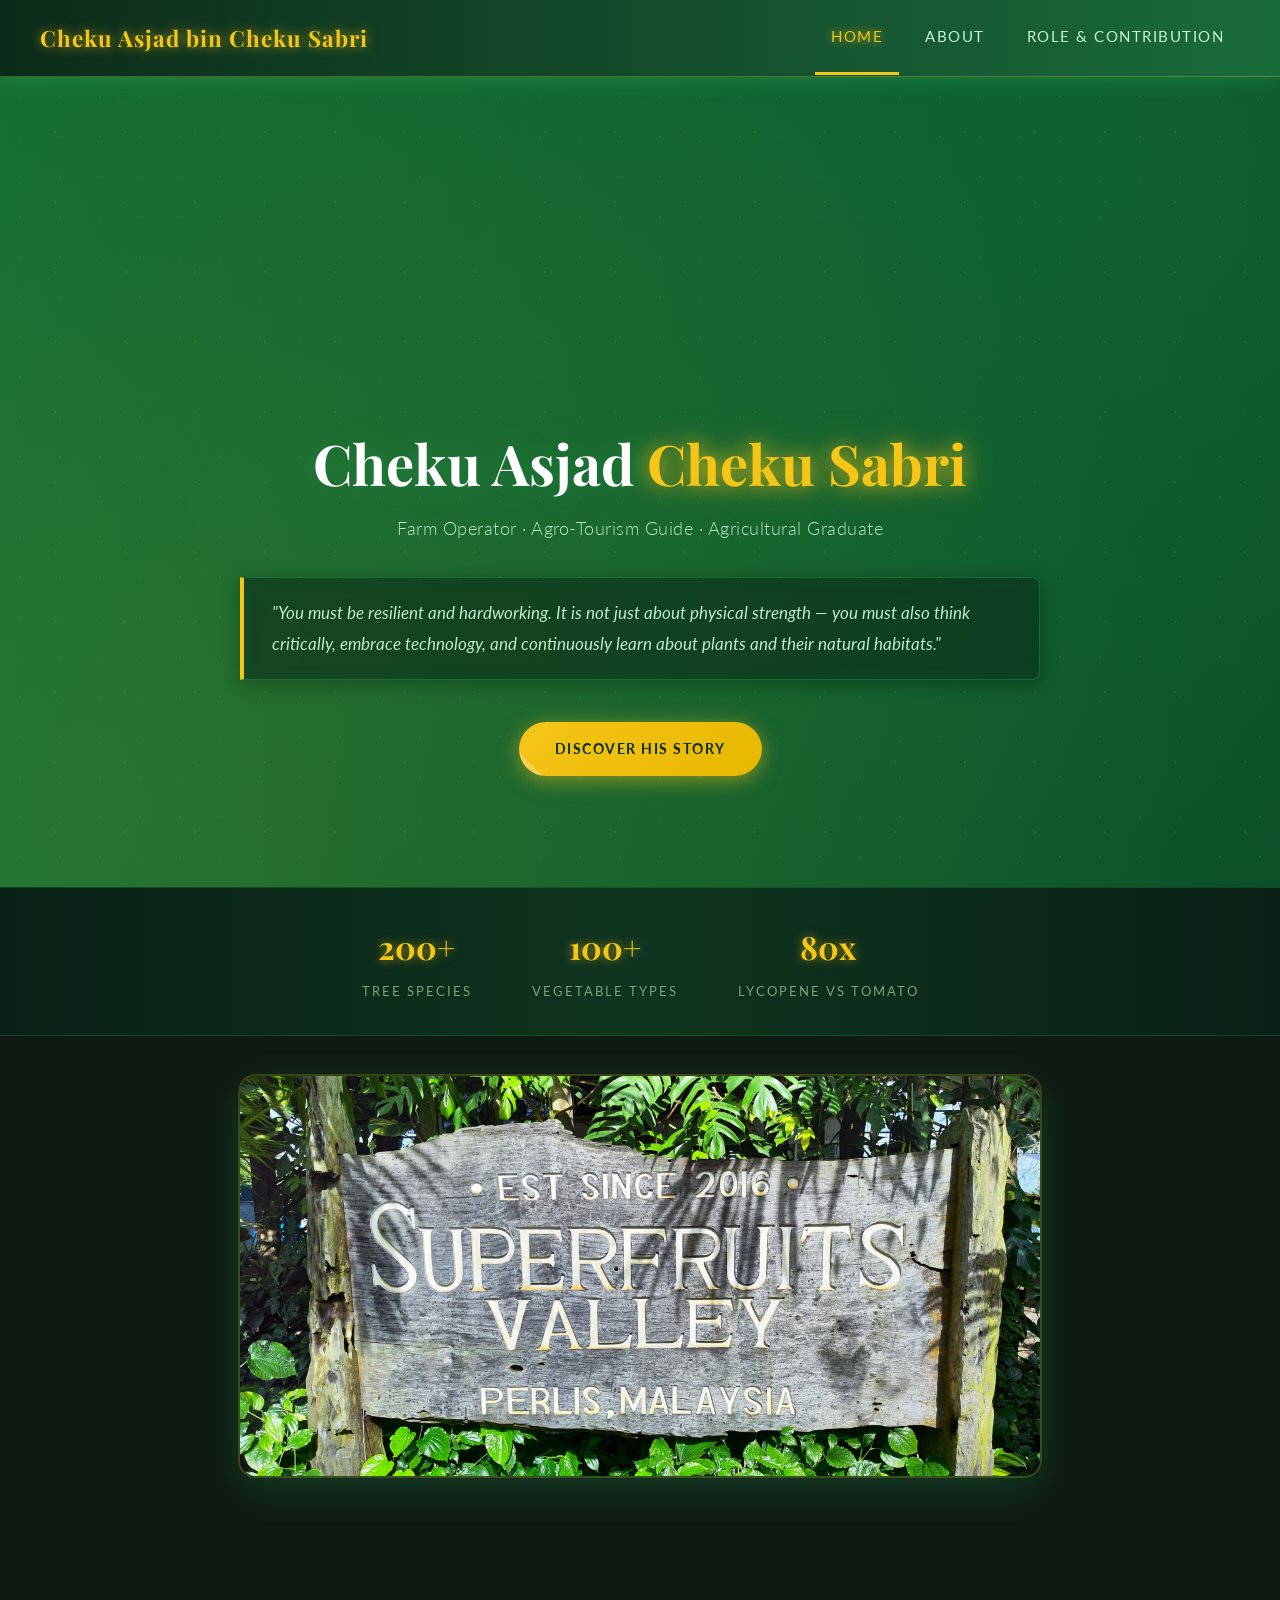
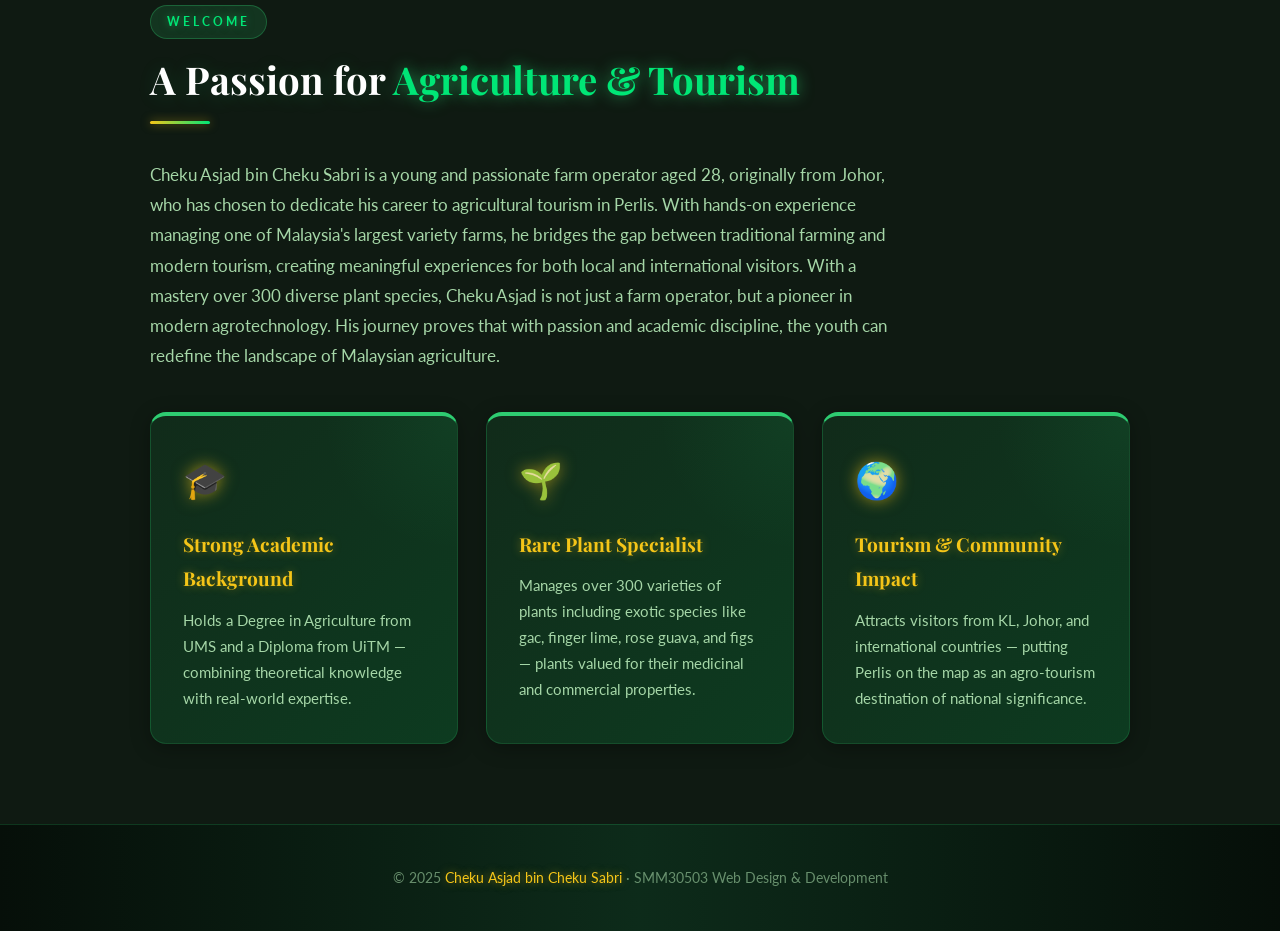
<file: my web/index.html>
<!DOCTYPE html>
<html lang="en">
<head>
  <meta charset="UTF-8" />
  <meta name="viewport" content="width=device-width, initial-scale=1.0"/>
  <title>Cheku Asjad bin Cheku Sabri | Home</title>
  <link rel="stylesheet" href="style.css" />
</head>
<body>

  <nav>
    <div class="nav-logo">Cheku Asjad bin Cheku Sabri</div>
    <ul class="nav-links">
      <li><a href="index.html" class="active">Home</a></li>
      <li><a href="about.html">About</a></li>
      <li><a href="role.html">Role & Contribution</a></li>
    </ul>
  </nav>

  <section class="hero">
    <div class="hero-content">
      <div class="hero-img-placeholder">🌿</div>
      <div class="hero-badge">Superfruit Valley· Perlis</div>
      <h1>Cheku Asjad <span>Cheku Sabri</span></h1>
      <p class="hero-subtitle">Farm Operator · Agro-Tourism Guide · Agricultural Graduate</p>
      <div class="hero-quote">
        <p>"You must be resilient and hardworking. It is not just about physical strength — you must also think critically, embrace technology, and continuously learn about plants and their natural habitats."</p>
      </div>
      <a href="about.html" class="btn">Discover His Story</a>
    </div>
  </section>

  <div class="stats-bar">
    <div class="stat-item">
      <span class="stat-number">200+</span>
      <span class="stat-label">Tree Species</span>
    </div>
    <div class="stat-item">
      <span class="stat-number">100+</span>
      <span class="stat-label">Vegetable Types</span>
    </div>
    <div class="stat-item">
      <span class="stat-number">80x</span>
      <span class="stat-label">Lycopene vs Tomato</span>
    </div>
  </div>

  <div class="stats-img">
    <img src="images/superfruitvalley.jpg" alt="Farm Overview" class="stats-farm-img">
  </div>

  <div class="section">
    <span class="section-tag">Welcome</span>
    <h2 class="section-title">A Passion for <span>Agriculture & Tourism</span></h2>
    <div class="divider"></div>
    <p class="body-text body-text--large body-text--mb">
      Cheku Asjad bin Cheku Sabri is a young and passionate farm operator aged 28, originally from Johor, who has chosen to dedicate his career to agricultural tourism in Perlis. With hands-on experience managing one of Malaysia's largest variety farms, he bridges the gap between traditional farming and modern tourism, creating meaningful experiences for both local and international visitors. With a mastery over 300 diverse plant species, Cheku Asjad is not just a farm operator, but a pioneer in modern agrotechnology. His journey proves that with passion and academic discipline, the youth can redefine the landscape of Malaysian agriculture.
    </p>

    <div class="card-grid">
      <div class="card">
        <div class="card-icon">🎓</div>
        <h3>Strong Academic Background</h3>
        <p>Holds a Degree in Agriculture from UMS and a Diploma from UiTM — combining theoretical knowledge with real-world expertise.</p>
      </div>
      <div class="card">
        <div class="card-icon">🌱</div>
        <h3>Rare Plant Specialist</h3>
        <p>Manages over 300 varieties of plants including exotic species like gac, finger lime, rose guava, and figs — plants valued for their medicinal and commercial properties.</p>
      </div>
      <div class="card">
        <div class="card-icon">🌍</div>
        <h3>Tourism & Community Impact</h3>
        <p>Attracts visitors from KL, Johor, and international countries — putting Perlis on the map as an agro-tourism destination of national significance.</p>
      </div>
    </div>
  </div>

  <footer>
    <p>&copy; 2025 <span>Cheku Asjad bin Cheku Sabri</span> · SMM30503 Web Design & Development</p>
  </footer>

</body>
</html>
</file>
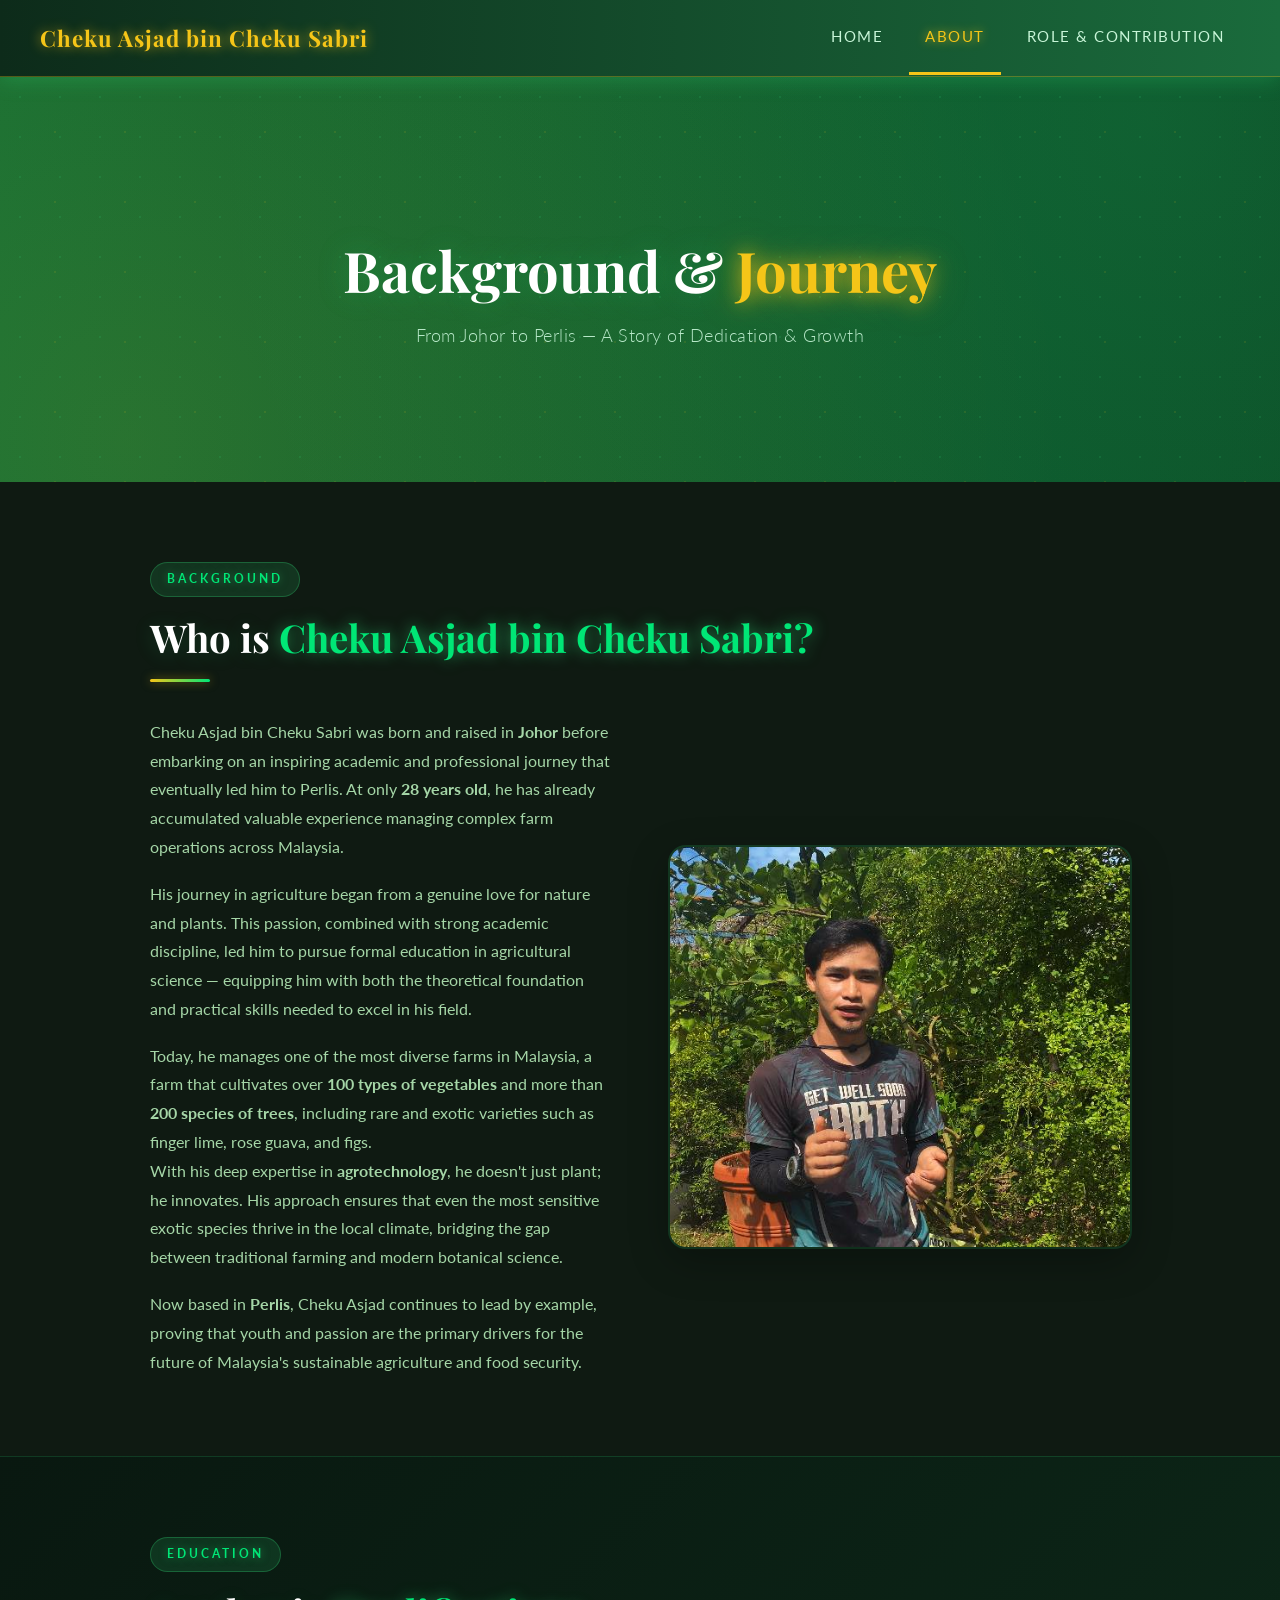
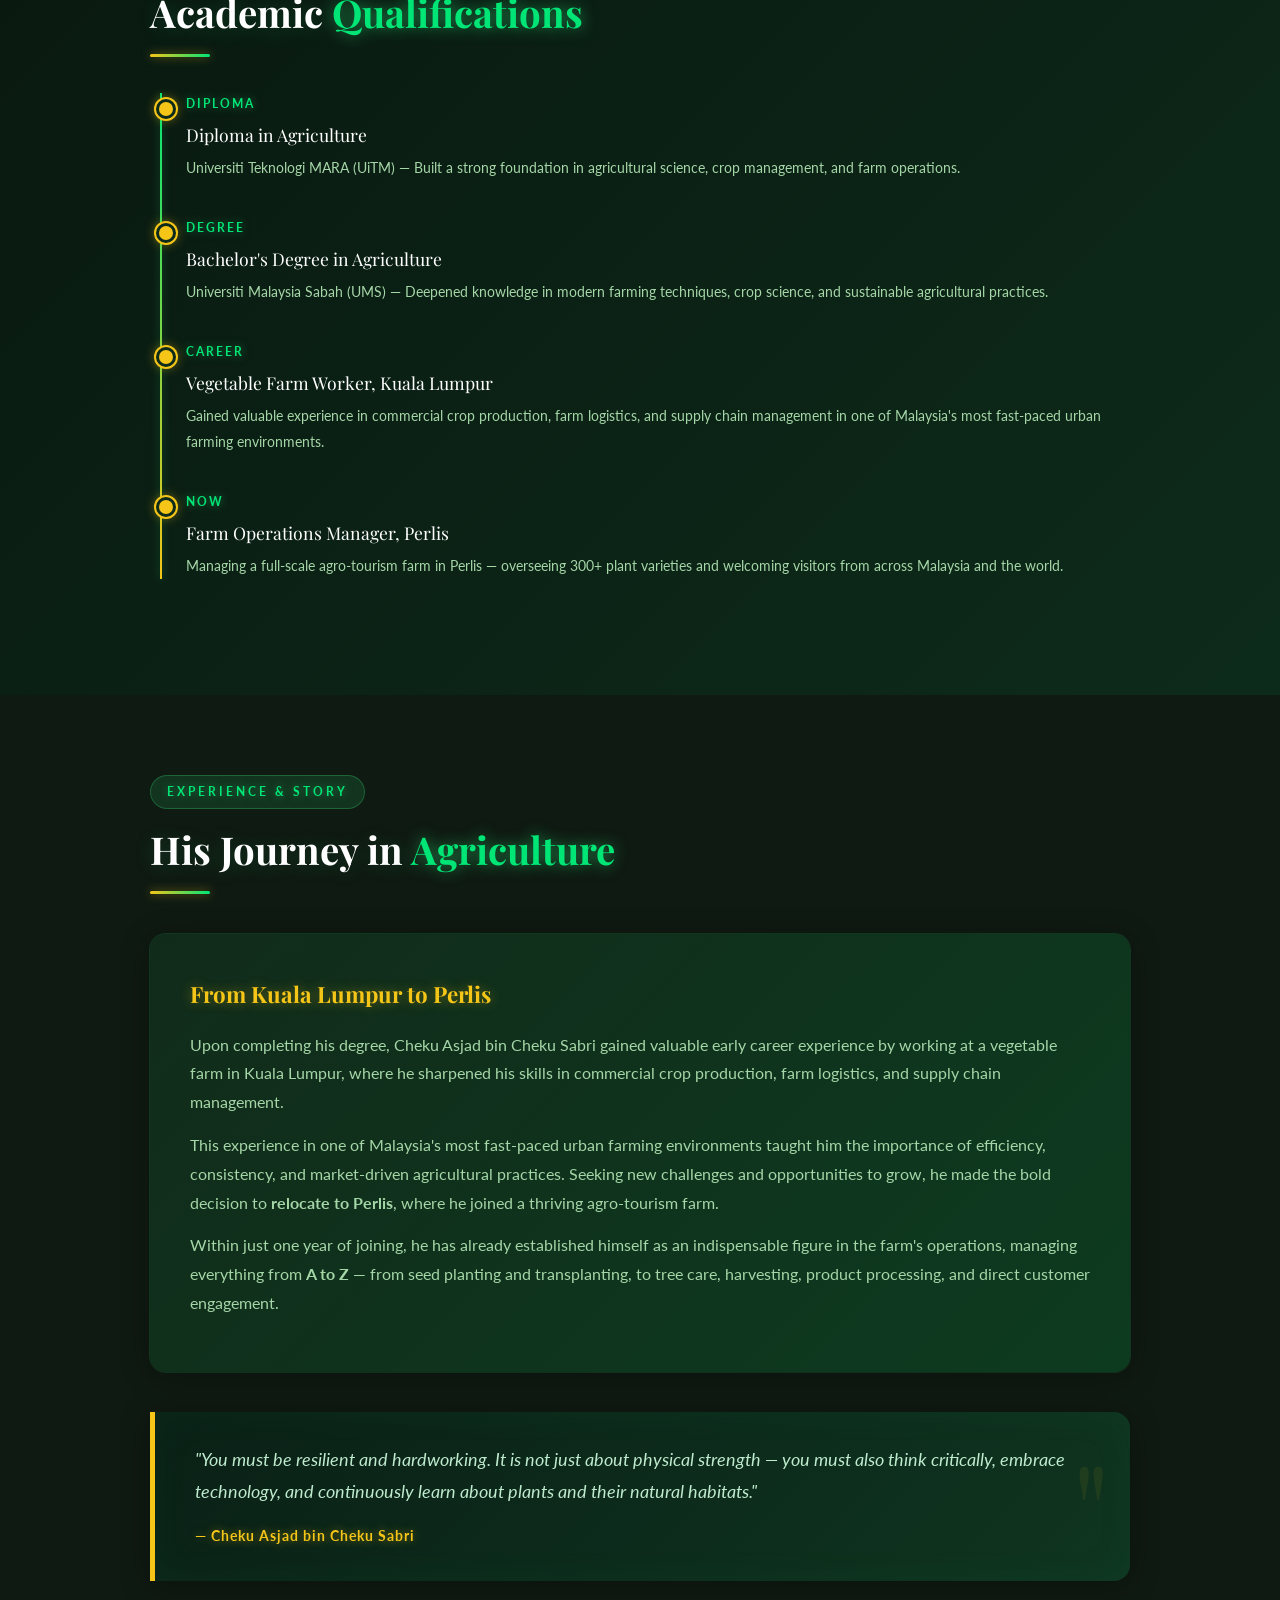
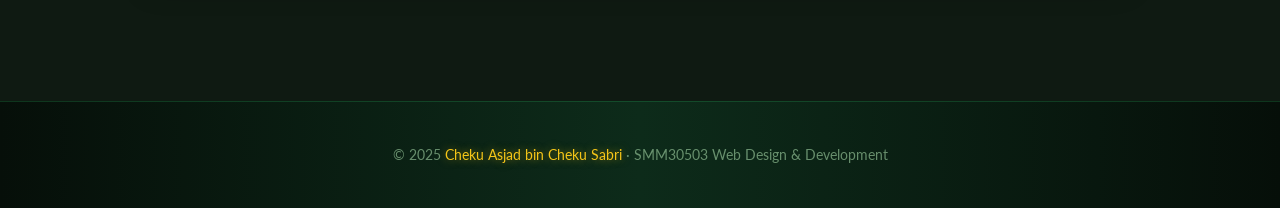
<file: my web/about.html>
<!DOCTYPE html>
<html lang="en">
<head>
  <meta charset="UTF-8" />
  <meta name="viewport" content="width=device-width, initial-scale=1.0"/>
  <title>Cheku Asjad bin Cheku Sabri | About</title>
  <link rel="stylesheet" href="style.css" />
</head>
<body>

  <nav>
    <div class="nav-logo">Cheku Asjad bin Cheku Sabri</div>
    <ul class="nav-links">
      <li><a href="index.html">Home</a></li>
      <li><a href="about.html" class="active">About</a></li>
      <li><a href="role.html">Role & Contribution</a></li>
    </ul>
  </nav>

  <section class="hero hero-short">
    <div class="hero-content">
      <div class="hero-badge">About Him</div>
      <h1>Background & <span>Journey</span></h1>
      <p class="hero-subtitle">From Johor to Perlis — A Story of Dedication & Growth</p>
    </div>
  </section>

  <div class="section">
    <span class="section-tag">Background</span>
    <h2 class="section-title">Who is <span>Cheku Asjad bin Cheku Sabri?</span></h2>
    <div class="divider"></div>

    <div class="two-col">
      <div>
        <p class="body-text body-text--mb">
          Cheku Asjad bin Cheku Sabri was born and raised in <strong>Johor</strong> before embarking on an inspiring academic and professional journey that eventually led him to Perlis. At only <strong>28 years old</strong>, he has already accumulated valuable experience managing complex farm operations across Malaysia.
        </p>
        <p class="body-text body-text--mb">
          His journey in agriculture began from a genuine love for nature and plants. This passion, combined with strong academic discipline, led him to pursue formal education in agricultural science — equipping him with both the theoretical foundation and practical skills needed to excel in his field.
        </p>
        <p class="body-text">
          Today, he manages one of the most diverse farms in Malaysia, a farm that cultivates over <strong>100 types of vegetables</strong> and more than <strong>200 species of trees</strong>, including rare and exotic varieties such as finger lime, rose guava, and figs.
        </p>
        <p class="body-text body-text--mb">
          With his deep expertise in <strong>agrotechnology</strong>, he doesn't just plant; he innovates. His approach ensures that even the most sensitive exotic species thrive in the local climate, bridging the gap between traditional farming and modern botanical science.
        </p>
        
        <p class="body-text">
          Now based in <strong>Perlis</strong>, Cheku Asjad continues to lead by example, proving that youth and passion are the primary drivers for the future of Malaysia's sustainable agriculture and food security.
        </p>
      </div>
      <div class="col-image">
        <img src="images/farmer.jpg" alt="Cheku Asjad bin Cheku Sabri">
      </div>
    </div>
  </div>

  <div class="edu-bg">
    <div class="section section--no-py">
      <span class="section-tag">Education</span>
      <h2 class="section-title">Academic <span>Qualifications</span></h2>
      <div class="divider"></div>

      <div class="timeline">
        <div class="timeline-item">
          <div class="timeline-year">Diploma</div>
          <div class="timeline-title">Diploma in Agriculture</div>
          <div class="timeline-sub">Universiti Teknologi MARA (UiTM) — Built a strong foundation in agricultural science, crop management, and farm operations.</div>
        </div>
        <div class="timeline-item">
          <div class="timeline-year">Degree</div>
          <div class="timeline-title">Bachelor's Degree in Agriculture</div>
          <div class="timeline-sub">Universiti Malaysia Sabah (UMS) — Deepened knowledge in modern farming techniques, crop science, and sustainable agricultural practices.</div>
        </div>
        <div class="timeline-item">
          <div class="timeline-year">Career</div>
          <div class="timeline-title">Vegetable Farm Worker, Kuala Lumpur</div>
          <div class="timeline-sub">Gained valuable experience in commercial crop production, farm logistics, and supply chain management in one of Malaysia's most fast-paced urban farming environments.</div>
        </div>
        <div class="timeline-item">
          <div class="timeline-year">Now</div>
          <div class="timeline-title">Farm Operations Manager, Perlis</div>
          <div class="timeline-sub">Managing a full-scale agro-tourism farm in Perlis — overseeing 300+ plant varieties and welcoming visitors from across Malaysia and the world.</div>
        </div>
      </div>
    </div>
  </div>

  <div class="section">
    <span class="section-tag">Experience & Story</span>
    <h2 class="section-title">His Journey in <span>Agriculture</span></h2>
    <div class="divider"></div>

    <div class="highlight-box">
      <h3>From Kuala Lumpur to Perlis</h3>
      <p>Upon completing his degree, Cheku Asjad bin Cheku Sabri gained valuable early career experience by working at a vegetable farm in Kuala Lumpur, where he sharpened his skills in commercial crop production, farm logistics, and supply chain management.</p>
      <p>This experience in one of Malaysia's most fast-paced urban farming environments taught him the importance of efficiency, consistency, and market-driven agricultural practices. Seeking new challenges and opportunities to grow, he made the bold decision to <strong>relocate to Perlis</strong>, where he joined a thriving agro-tourism farm.</p>
      <p>Within just one year of joining, he has already established himself as an indispensable figure in the farm's operations, managing everything from <strong>A to Z</strong> — from seed planting and transplanting, to tree care, harvesting, product processing, and direct customer engagement.</p>
    </div>

    <blockquote>
      <p>"You must be resilient and hardworking. It is not just about physical strength — you must also think critically, embrace technology, and continuously learn about plants and their natural habitats."</p>
      <cite>— Cheku Asjad bin Cheku Sabri</cite>
    </blockquote>
  </div>

  <footer>
    <p>&copy; 2025 <span>Cheku Asjad bin Cheku Sabri</span> · SMM30503 Web Design & Development</p>
  </footer>

</body>
</html>
</file>
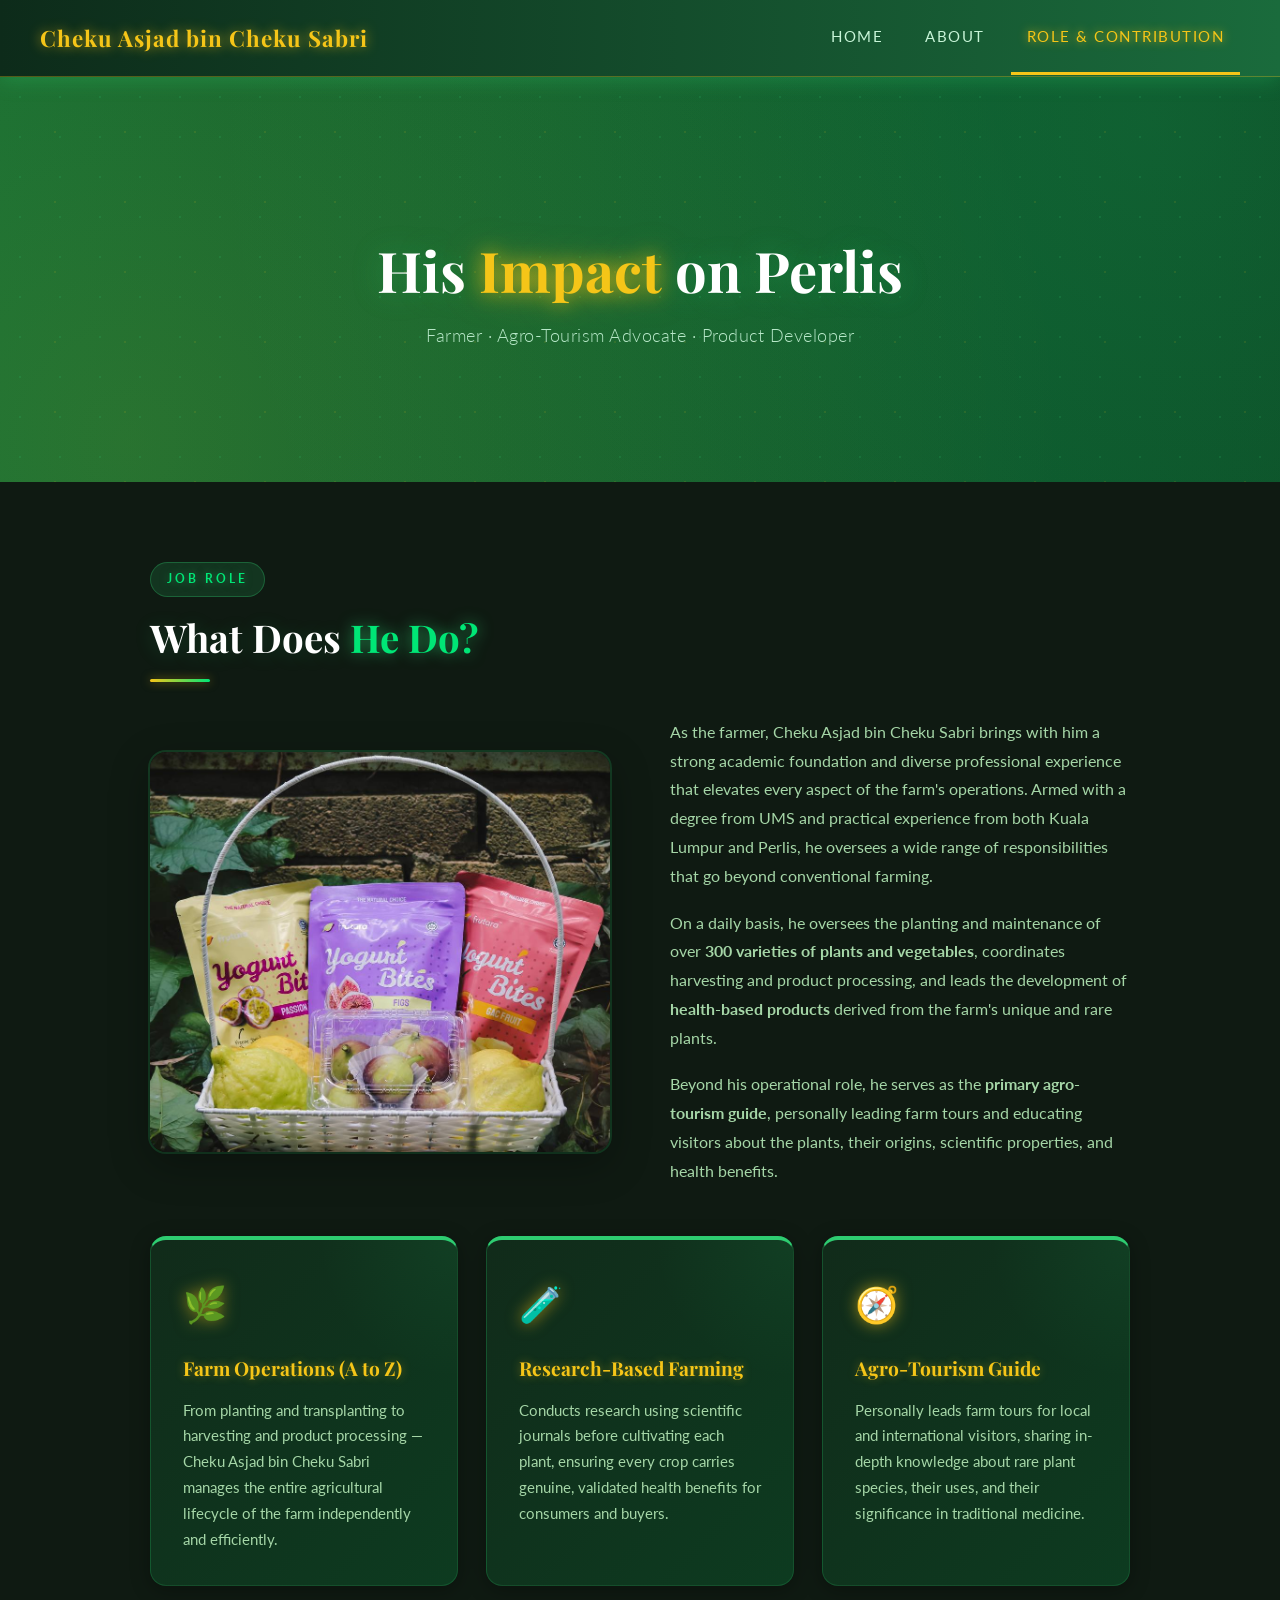
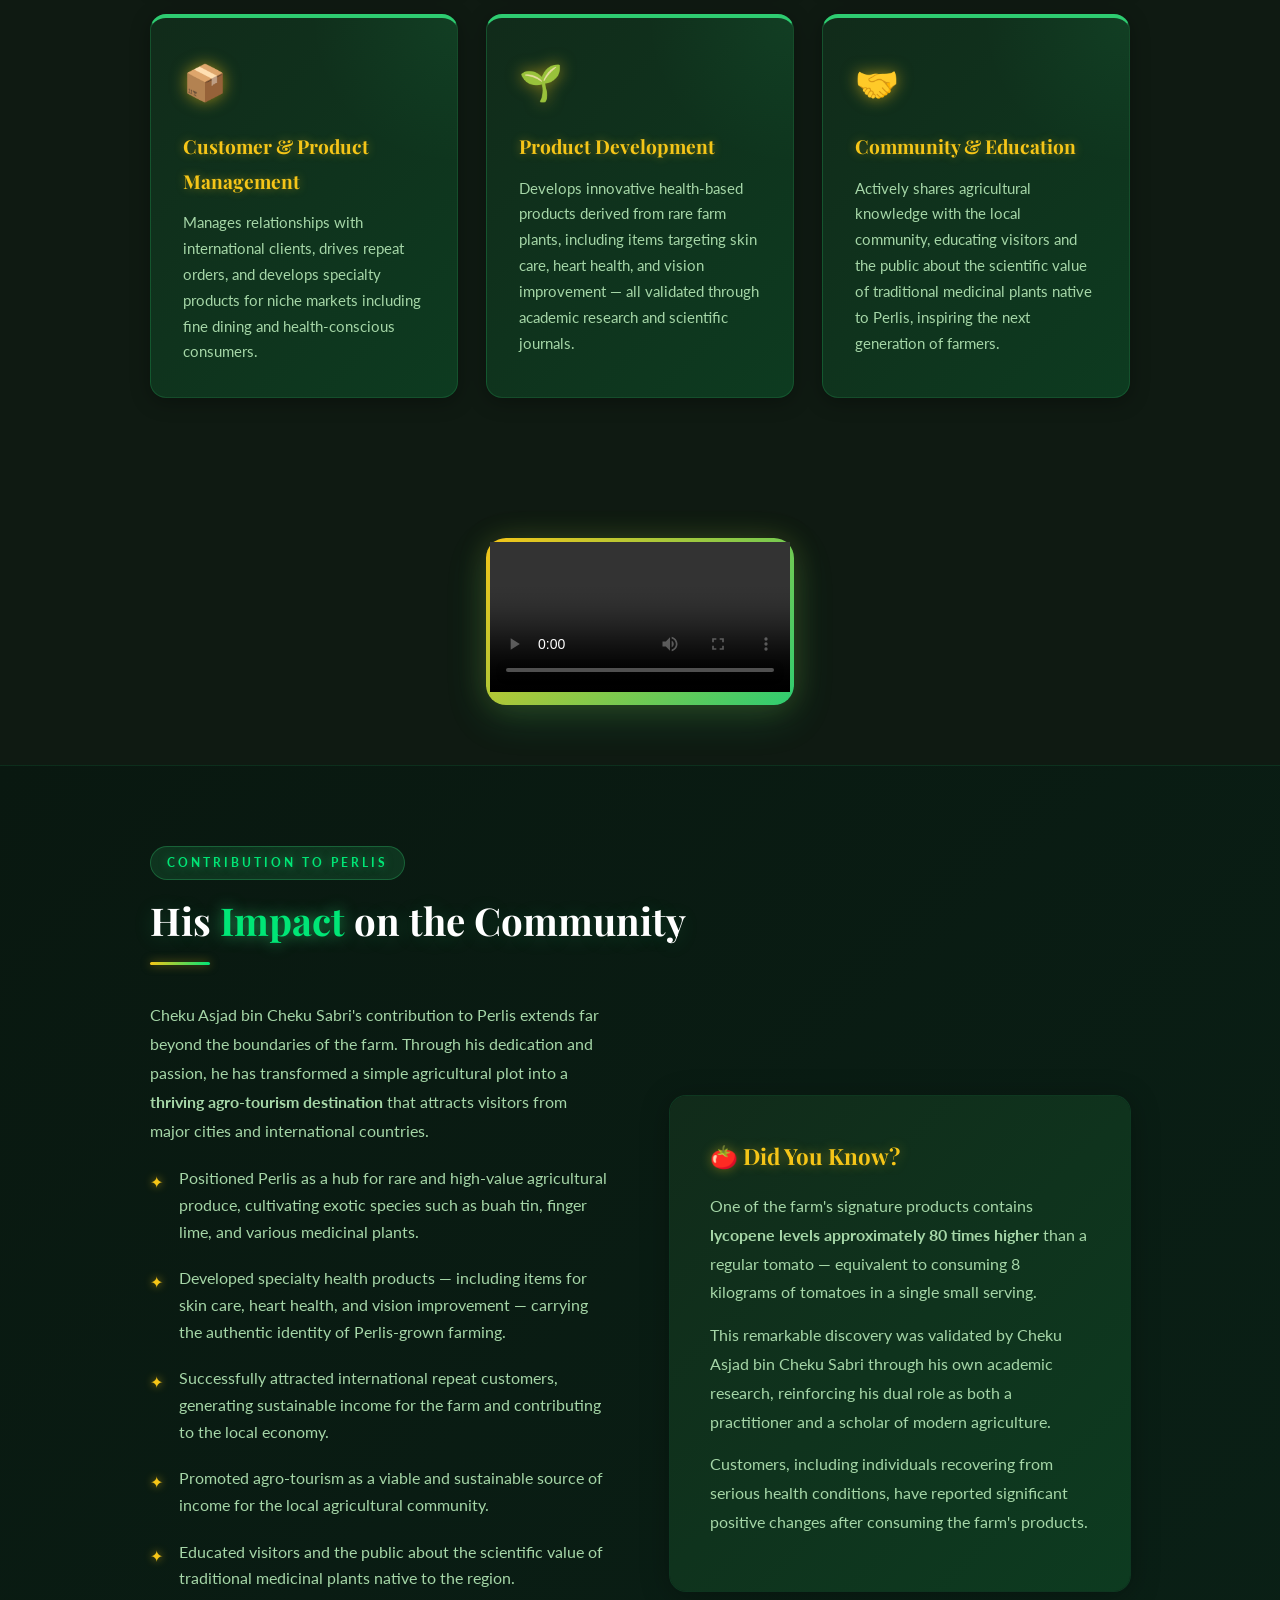
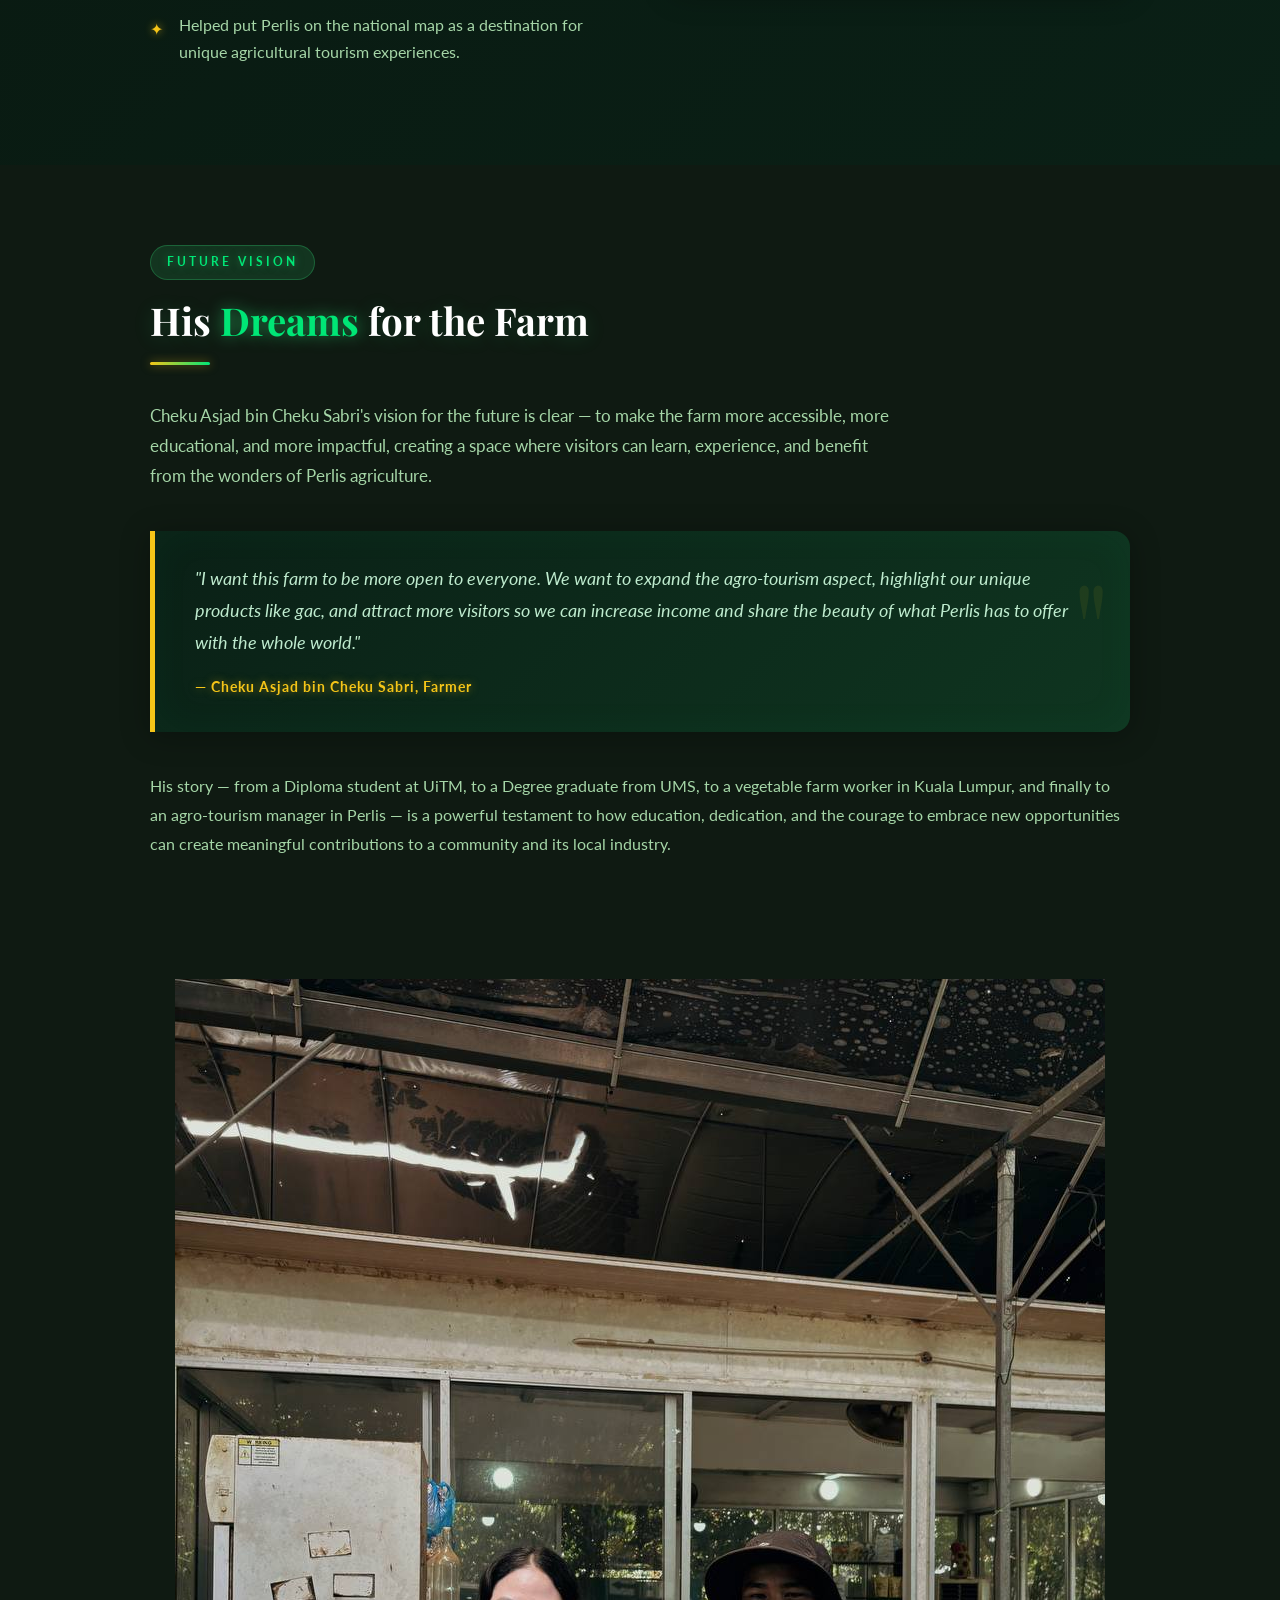
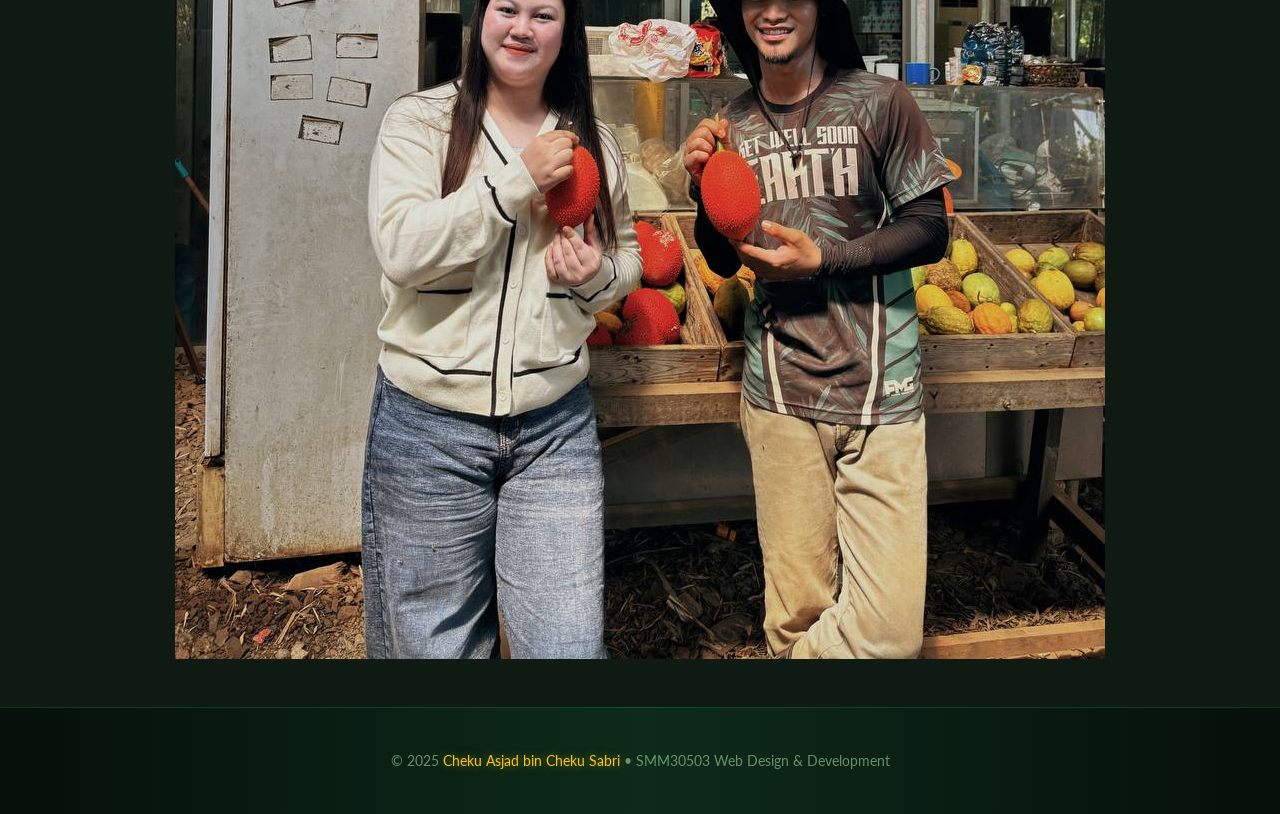
<file: my web/role.html>
<!DOCTYPE html>
<html lang="en">
<head>
  <meta charset="UTF-8" />
  <meta name="viewport" content="width=device-width, initial-scale=1.0"/>
  <title>Cheku Asjad bin Cheku Sabri | Role & Contribution</title>
  <link rel="stylesheet" href="style.css" />
</head>
<body>

  <nav>
    <div class="nav-logo">Cheku Asjad bin Cheku Sabri</div>
    <ul class="nav-links">
      <li><a href="index.html">Home</a></li>
      <li><a href="about.html">About</a></li>
      <li><a href="role.html" class="active">Role & Contribution</a></li>
    </ul>
  </nav>

  <section class="hero hero-short">
    <div class="hero-content">
      <div class="hero-badge">Role & Contribution</div>
      <h1>His <span>Impact</span> on Perlis</h1>
      <p class="hero-subtitle">Farmer · Agro-Tourism Advocate · Product Developer</p>
    </div>
  </section>

  <div class="section">
    <span class="section-tag">Job Role</span>
    <h2 class="section-title">What Does <span>He Do?</span></h2>
    <div class="divider"></div>

    <div class="two-col">

      <!-- IMAGES -->
      <div class="col-image">
        <img src="images/product.jpg" alt="Cheku Asjad at the farm">
      </div>

      <!-- TEXT -->
      <div class="col-text">
        <p class="body-text body-text--mb">
          As the farmer, Cheku Asjad bin Cheku Sabri brings with him a strong academic foundation and diverse professional experience that elevates every aspect of the farm's operations. Armed with a degree from UMS and practical experience from both Kuala Lumpur and Perlis, he oversees a wide range of responsibilities that go beyond conventional farming.
        </p>

        <p class="body-text body-text--mb">
          On a daily basis, he oversees the planting and maintenance of over <strong>300 varieties of plants and vegetables</strong>, coordinates harvesting and product processing, and leads the development of <strong>health-based products</strong> derived from the farm's unique and rare plants.
        </p>

        <p class="body-text">
          Beyond his operational role, he serves as the <strong>primary agro-tourism guide</strong>, personally leading farm tours and educating visitors about the plants, their origins, scientific properties, and health benefits.
        </p>
      </div>

    </div>

    <div class="card-grid card-grid--top">
      <div class="card">
        <div class="card-icon">🌿</div>
        <h3>Farm Operations (A to Z)</h3>
        <p>From planting and transplanting to harvesting and product processing — Cheku Asjad bin Cheku Sabri manages the entire agricultural lifecycle of the farm independently and efficiently.</p>
      </div>
      <div class="card">
        <div class="card-icon">🧪</div>
        <h3>Research-Based Farming</h3>
        <p>Conducts research using scientific journals before cultivating each plant, ensuring every crop carries genuine, validated health benefits for consumers and buyers.</p>
      </div>
      <div class="card">
        <div class="card-icon">🧭</div>
        <h3>Agro-Tourism Guide</h3>
        <p>Personally leads farm tours for local and international visitors, sharing in-depth knowledge about rare plant species, their uses, and their significance in traditional medicine.</p>
      </div>
      <div class="card">
        <div class="card-icon">📦</div>
        <h3>Customer & Product Management</h3>
        <p>Manages relationships with international clients, drives repeat orders, and develops specialty products for niche markets including fine dining and health-conscious consumers.</p>
      </div>
      <div class="card">
        <div class="card-icon">🌱</div>
        <h3>Product Development</h3>
        <p>Develops innovative health-based products derived from rare farm plants, including items targeting skin care, heart health, and vision improvement — all validated through academic research and scientific journals.</p>
      </div>
      <div class="card">
        <div class="card-icon">🤝</div>
        <h3>Community & Education</h3>
        <p>Actively shares agricultural knowledge with the local community, educating visitors and the public about the scientific value of traditional medicinal plants native to Perlis, inspiring the next generation of farmers.</p>
      </div>
    </div>
      
    </div>
  </div>
  <div class="video-box">
  <video class="role-video" controls>
    <source src="images/video1.mp4" type="video/mp4">
  </video>
</div>
</div>

  <div class="contribution-bg">
    <div class="contribution-inner">
      <span class="section-tag">Contribution to Perlis</span>
      <h2 class="section-title">His <span>Impact</span> on the Community</h2>
      <div class="divider"></div>

      <div class="two-col">
        <div>
          <p class="body-text body-text--mb20">
            Cheku Asjad bin Cheku Sabri's contribution to Perlis extends far beyond the boundaries of the farm. Through his dedication and passion, he has transformed a simple agricultural plot into a <strong>thriving agro-tourism destination</strong> that attracts visitors from major cities and international countries.
          </p>
          <ul class="contrib-list">
            <li>Positioned Perlis as a hub for rare and high-value agricultural produce, cultivating exotic species such as buah tin, finger lime, and various medicinal plants.</li>
            <li>Developed specialty health products — including items for skin care, heart health, and vision improvement — carrying the authentic identity of Perlis-grown farming.</li>
            <li>Successfully attracted international repeat customers, generating sustainable income for the farm and contributing to the local economy.</li>
            <li>Promoted agro-tourism as a viable and sustainable source of income for the local agricultural community.</li>
            <li>Educated visitors and the public about the scientific value of traditional medicinal plants native to the region.</li>
            <li>Helped put Perlis on the national map as a destination for unique agricultural tourism experiences.</li>
          </ul>
        </div>
        <div>
          <div class="highlight-box">
            <h3>🍅 Did You Know?</h3>
            <p>One of the farm's signature products contains <strong>lycopene levels approximately 80 times higher</strong> than a regular tomato — equivalent to consuming 8 kilograms of tomatoes in a single small serving.</p>
            <p>This remarkable discovery was validated by Cheku Asjad bin Cheku Sabri through his own academic research, reinforcing his dual role as both a practitioner and a scholar of modern agriculture.</p>
            <p>Customers, including individuals recovering from serious health conditions, have reported significant positive changes after consuming the farm's products.</p>
          </div>
        </div>
      </div>
    </div>
  </div>

  <div class="section">
    <span class="section-tag">Future Vision</span>
    <h2 class="section-title">His <span>Dreams</span> for the Farm</h2>
    <div class="divider"></div>

    <p class="body-text body-text--large body-text--mb30">
      Cheku Asjad bin Cheku Sabri's vision for the future is clear — to make the farm more accessible, more educational, and more impactful, creating a space where visitors can learn, experience, and benefit from the wonders of Perlis agriculture.
    </p>
  
    <blockquote>
      <p>"I want this farm to be more open to everyone. We want to expand the agro-tourism aspect, highlight our unique products like gac, and attract more visitors so we can increase income and share the beauty of what Perlis has to offer with the whole world."</p>
      <cite>— Cheku Asjad bin Cheku Sabri, Farmer</cite>
    </blockquote>

    <p class="body-text body-text--mt30">
      His story — from a Diploma student at UiTM, to a Degree graduate from UMS, to a vegetable farm worker in Kuala Lumpur, and finally to an agro-tourism manager in Perlis — is a powerful testament to how education, dedication, and the courage to embrace new opportunities can create meaningful contributions to a community and its local industry.
    </p>
  </div>

  <div class="stats-img">
   <img src="images/image 4.jpg" alt="Profile Image">
</div>

<footer>
   <p>&copy; 2025 <span>Cheku Asjad bin Cheku Sabri</span> • SMM30503 Web Design & Development</p>
</footer>
</file>
<file: my web/style.css>
@import url('https://fonts.googleapis.com/css2?family=Playfair+Display:wght@400;600;700&family=Lato:wght@300;400;700&display=swap');

/* ===== CSS VARIABLES ===== */
:root {
  --green-dark: #0d2b1a;
  --green-mid: #1a6b3c;
  --green-light: #2ecc71;
  --gold: #f5c518;
  --gold-bright: #ffe066;
  --cream: #0f1a12;        /* TUKAR: background gelap */
  --white: #ffffff;
  --text-dark: #e8f5e9;
  --text-grey: #a5d6a7;
  --accent: #00e676;
  --accent2: #76ff03;
}

/* ===== RESET & BASE ===== */
* {
  margin: 0;
  padding: 0;
  box-sizing: border-box;
}

body {
  font-family: 'Lato', sans-serif;
  background-color: var(--cream);
  color: var(--text-dark);
  line-height: 1.8;
  overflow-x: hidden;
}

/* ===== NAVIGATION ===== */
nav {
  background: linear-gradient(90deg, #0d2b1a 0%, #1a6b3c 100%);
  padding: 0 40px;
  display: flex;
  align-items: center;
  justify-content: space-between;
  position: sticky;
  top: 0;
  z-index: 100;
  box-shadow: 0 2px 20px rgba(46, 204, 113, 0.3);
  border-bottom: 1px solid rgba(245, 197, 24, 0.3);
}

.nav-logo {
  font-family: 'Playfair Display', serif;
  color: var(--gold);
  font-size: 1.4rem;
  font-weight: 700;
  padding: 18px 0;
  letter-spacing: 1px;
  text-shadow: 0 0 12px rgba(245, 197, 24, 0.7);
  animation: logoGlow 2.5s ease-in-out infinite alternate;
}

.nav-links {
  list-style: none;
  display: flex;
  gap: 10px;
}

.nav-links li a {
  color: #c8f5d8;
  text-decoration: none;
  font-size: 0.95rem;
  font-weight: 400;
  letter-spacing: 1.5px;
  text-transform: uppercase;
  padding: 22px 16px;
  display: block;
  border-bottom: 3px solid transparent;
  transition: all 0.3s ease;
}

.nav-links li a:hover,
.nav-links li a.active {
  color: var(--gold);
  border-bottom: 3px solid var(--gold);
  text-shadow: 0 0 10px rgba(245, 197, 24, 0.8);
}

/* ===== HERO SECTION ===== */
.hero {
  background: linear-gradient(270deg, #0d2b1a, #1a6b3c, #0a4020, #0d6b35);
  background-size: 400% 400%;
  animation: gradientMove 8s ease infinite;
  min-height: 90vh;
  display: flex;
  align-items: center;
  justify-content: center;
  text-align: center;
  padding: 60px 20px;
  position: relative;
  overflow: hidden;
}

/* ===== PARTICLE DOTS ===== */
.hero::after {
  content: '';
  position: absolute;
  inset: 0;
  background-image:
    radial-gradient(circle, rgba(46, 204, 113, 0.15) 1px, transparent 1px),
    radial-gradient(circle, rgba(245, 197, 24, 0.1) 1px, transparent 1px);
  background-size: 40px 40px, 70px 70px;
  background-position: 0 0, 20px 20px;
  animation: particleFloat 6s ease-in-out infinite alternate;
  pointer-events: none;
}

.hero::before {
  content: '';
  position: absolute;
  top: -50%;
  left: -50%;
  width: 200%;
  height: 200%;
  background:
    radial-gradient(circle at 30% 70%, rgba(245, 197, 24, 0.12) 0%, transparent 50%),
    radial-gradient(circle at 70% 30%, rgba(46, 204, 113, 0.15) 0%, transparent 50%);
  pointer-events: none;
  animation: rotateBg 20s linear infinite;
}

/* ===== HERO SHORT ===== */
.hero-short {
  min-height: 45vh;
}

.hero-content {
  max-width: 800px;
  position: relative;
  z-index: 1;
}

.hero-content > * {
  opacity: 0;
  transform: translateY(20px);
  animation: smoothFade 0.8s ease forwards;
}

.hero-content > *:nth-child(1) { animation-delay: 0.2s; }
.hero-content > *:nth-child(2) { animation-delay: 0.4s; }
.hero-content > *:nth-child(3) { animation-delay: 0.6s; }
.hero-content > *:nth-child(4) { animation-delay: 0.8s; }
.hero-content > *:nth-child(5) { animation-delay: 1s; }

.hero-badge {
  display: inline-block;
  background: rgba(245, 197, 24, 0.15);
  border: 1px solid var(--gold);
  color: var(--gold);
  font-size: 0.8rem;
  letter-spacing: 3px;
  text-transform: uppercase;
  padding: 6px 20px;
  border-radius: 50px;
  margin-bottom: 24px;
  text-shadow: 0 0 8px rgba(245, 197, 24, 0.6);
  box-shadow: 0 0 15px rgba(245, 197, 24, 0.2), inset 0 0 10px rgba(245, 197, 24, 0.05);
  animation: badgePulse 3s ease-in-out infinite;
}

.hero h1 {
  font-family: 'Playfair Display', serif;
  font-size: 3.5rem;
  color: var(--white);
  font-weight: 700;
  line-height: 1.2;
  margin-bottom: 16px;
  text-shadow: 0 0 30px rgba(46, 204, 113, 0.3);
}

.hero h1 span {
  color: var(--gold);
  text-shadow: 0 0 20px rgba(245, 197, 24, 0.8), 0 0 40px rgba(245, 197, 24, 0.4);
  animation: goldGlow 2s ease-in-out infinite alternate;
}

.hero-subtitle {
  font-size: 1.15rem;
  color: rgba(200, 245, 216, 0.9);
  margin-bottom: 32px;
  font-weight: 300;
  letter-spacing: 0.5px;
}

.hero-quote {
  background: rgba(13, 43, 26, 0.6);
  backdrop-filter: blur(12px);
  border: 1px solid rgba(46, 204, 113, 0.3);
  border-left: 4px solid var(--gold);
  padding: 20px 28px;
  border-radius: 0 8px 8px 0;
  text-align: left;
  margin: 32px 0;
  box-shadow: 0 4px 20px rgba(0,0,0,0.3), inset 0 0 20px rgba(46, 204, 113, 0.05);
}

.hero-quote p {
  color: rgba(200, 245, 216, 0.95);
  font-style: italic;
  font-size: 1.05rem;
}

.hero-img-placeholder {
  width: 160px;
  height: 160px;
  border-radius: 50%;
  background: rgba(245, 197, 24, 0.1);
  border: 4px solid var(--gold);
  margin: 0 auto 28px;
  display: flex;
  align-items: center;
  justify-content: center;
  font-size: 3rem;
  color: var(--gold);
  box-shadow: 0 0 30px rgba(245, 197, 24, 0.4), 0 0 60px rgba(245, 197, 24, 0.15);
  animation: imgPulse 3s ease-in-out infinite;
}

/* ===== BUTTON ===== */
.btn {
  display: inline-block;
  background: linear-gradient(135deg, var(--gold), #e6b800);
  color: var(--green-dark);
  padding: 14px 36px;
  border-radius: 50px;
  text-decoration: none;
  font-weight: 700;
  font-size: 0.9rem;
  letter-spacing: 1.5px;
  text-transform: uppercase;
  transition: all 0.3s ease;
  margin-top: 10px;
  position: relative;
  overflow: hidden;
  box-shadow: 0 4px 20px rgba(245, 197, 24, 0.5);
}

.btn:hover {
  background: linear-gradient(135deg, var(--gold-bright), var(--gold));
  transform: translateY(-3px);
  box-shadow: 0 8px 30px rgba(245, 197, 24, 0.7), 0 0 20px rgba(245, 197, 24, 0.4);
}

.btn::before {
  content: '';
  position: absolute;
  width: 120%;
  height: 120%;
  background: rgba(255, 255, 255, 0.25);
  top: -100%;
  left: -100%;
  transform: rotate(45deg);
  transition: 0.5s;
}

.btn:hover::before {
  top: 100%;
  left: 100%;
}

/* ===== STATS BAR ===== */
.stats-bar {
  background: linear-gradient(90deg, #0a2016, #0f3520, #0a2016);
  padding: 30px 60px;
  display: flex;
  justify-content: center;
  gap: 60px;
  flex-wrap: wrap;
  border-top: 1px solid rgba(46, 204, 113, 0.2);
  border-bottom: 1px solid rgba(46, 204, 113, 0.2);
}

.stat-item {
  text-align: center;
  color: var(--white);
  transition: 0.3s;
}

.stat-item:hover .stat-number {
  transform: scale(1.2);
  text-shadow: 0 0 25px rgba(245, 197, 24, 1);
}

.stat-number {
  font-family: 'Playfair Display', serif;
  font-size: 2rem;
  color: var(--gold);
  font-weight: 700;
  display: block;
  transition: 0.3s;
  animation: glow 2s infinite alternate;
  text-shadow: 0 0 10px rgba(245, 197, 24, 0.6);
}

.stat-label {
  font-size: 0.8rem;
  letter-spacing: 2px;
  text-transform: uppercase;
  color: rgba(165, 214, 167, 0.7);
}

/* ===== STATS FARM IMAGE ===== */
.stats-img {
  text-align: center;
  padding: 40px 60px;
  background: var(--cream);
}

.stats-farm-img {
  width: 100%;
  max-width: 800px;
  height: 400px;
  object-fit: cover;
  border-radius: 16px;
  box-shadow: 0 12px 40px rgba(46, 204, 113, 0.2), 0 0 0 2px rgba(245, 197, 24, 0.2);
}

/* ===== SECTION STYLES ===== */
.section {
  padding: 80px 60px;
  max-width: 1100px;
  margin: 0 auto;
  opacity: 0;
  transform: translateY(40px);
  animation: fadeScroll 1s ease forwards;
}

.section:nth-child(1) { animation-delay: 0.2s; }
.section:nth-child(2) { animation-delay: 0.4s; }
.section:nth-child(3) { animation-delay: 0.6s; }

.section--no-py {
  padding-top: 0;
  padding-bottom: 0;
}

.section-tag {
  display: inline-block;
  background: rgba(46, 204, 113, 0.15);
  color: var(--accent);
  font-size: 0.78rem;
  letter-spacing: 3px;
  text-transform: uppercase;
  padding: 5px 16px;
  border-radius: 50px;
  margin-bottom: 16px;
  font-weight: 700;
  border: 1px solid rgba(46, 204, 113, 0.3);
  text-shadow: 0 0 8px rgba(46, 204, 113, 0.5);
}

.section-title {
  font-family: 'Playfair Display', serif;
  font-size: 2.4rem;
  color: var(--white);
  margin-bottom: 12px;
  line-height: 1.3;
  text-shadow: 0 2px 20px rgba(46, 204, 113, 0.2);
}

.section-title span {
  color: var(--accent);
  text-shadow: 0 0 15px rgba(46, 204, 113, 0.7);
}

.divider {
  width: 60px;
  height: 3px;
  background: linear-gradient(90deg, var(--gold), var(--accent));
  margin: 16px 0 36px 0;
  border-radius: 2px;
  box-shadow: 0 0 10px rgba(245, 197, 24, 0.5);
  animation: dividerGlow 2s ease-in-out infinite alternate;
}

/* ===== BODY TEXT ===== */
.body-text {
  color: var(--text-grey);
  font-size: 1rem;
}

.body-text--mb { margin-bottom: 18px; }
.body-text--mb20 { margin-bottom: 20px; }
.body-text--mb30 { margin-bottom: 30px; }
.body-text--mt30 { margin-top: 30px; }

.body-text--large {
  font-size: 1.05rem;
  max-width: 750px;
}

/* ===== CARDS ===== */
.card-grid {
  display: grid;
  grid-template-columns: repeat(auto-fit, minmax(280px, 1fr));
  gap: 28px;
  margin-top: 40px;
}

.card-grid--top {
  margin-top: 50px;
}

.card {
  background: linear-gradient(135deg, #112b1a, #0d3b20);
  border-radius: 16px;
  padding: 32px;
  box-shadow: 0 4px 20px rgba(0,0,0,0.3);
  border: 1px solid rgba(46, 204, 113, 0.2);
  border-top: 4px solid var(--green-light);
  transition: all 0.35s ease;
  position: relative;
  overflow: hidden;
}

.card::before {
  content: '';
  position: absolute;
  top: -50%;
  right: -50%;
  width: 100%;
  height: 100%;
  background: radial-gradient(circle, rgba(46, 204, 113, 0.08) 0%, transparent 60%);
  pointer-events: none;
}

.card:hover {
  transform: translateY(-8px);
  box-shadow: 0 20px 40px rgba(0,0,0,0.4), 0 0 30px rgba(46, 204, 113, 0.15);
  border-color: rgba(46, 204, 113, 0.5);
}

.card-icon {
  font-size: 2.2rem;
  margin-bottom: 16px;
  filter: drop-shadow(0 0 8px rgba(245, 197, 24, 0.6));
}

.card h3 {
  font-family: 'Playfair Display', serif;
  font-size: 1.2rem;
  color: var(--gold);
  margin-bottom: 12px;
  text-shadow: 0 0 10px rgba(245, 197, 24, 0.4);
}

.card p {
  color: var(--text-grey);
  font-size: 0.95rem;
  line-height: 1.7;
}

/* ===== TWO COLUMN ===== */
.two-col {
  display: grid;
  grid-template-columns: 1fr 1fr;
  gap: 60px;
  align-items: center;
}

.col-image {
  border-radius: 16px;
  overflow: hidden;
  box-shadow: 0 12px 40px rgba(0,0,0,0.3), 0 0 0 2px rgba(46, 204, 113, 0.2);
  display: flex;
  justify-content: center;
  align-items: center;
}

.col-image img {
  width: 100%;
  height: 400px;
  object-fit: cover;
  display: block;
}

/* ===== VIDEO BOX ===== */
.video-box {
  width: fit-content;
  margin: 60px auto;
  padding: 4px;
  border-radius: 20px;
  background: linear-gradient(135deg, var(--gold), var(--green-light), var(--gold));
  background-size: 200% 200%;
  animation: borderFlow 3s linear infinite;
  box-shadow: 0 12px 40px rgba(46, 204, 113, 0.2), 0 0 30px rgba(245, 197, 24, 0.15);
}

/* ===== EDUCATION BACKGROUND ===== */
.edu-bg {
  background: linear-gradient(135deg, #091810, #0d2b1a);
  padding: 80px 0;
  border-top: 1px solid rgba(46, 204, 113, 0.15);
}

/* ===== TIMELINE ===== */
.timeline {
  position: relative;
  padding-left: 36px;
  margin-top: 20px;
}

.timeline::before {
  content: '';
  position: absolute;
  left: 10px;
  top: 0;
  bottom: 0;
  width: 2px;
  background: linear-gradient(to bottom, var(--accent), var(--gold));
  box-shadow: 0 0 8px rgba(46, 204, 113, 0.4);
}

.timeline-item {
  position: relative;
  margin-bottom: 36px;
}

.timeline-item::before {
  content: '';
  position: absolute;
  left: -30px;
  top: 6px;
  width: 14px;
  height: 14px;
  border-radius: 50%;
  background: var(--gold);
  border: 3px solid #0d2b1a;
  box-shadow: 0 0 0 2px var(--gold), 0 0 12px rgba(245, 197, 24, 0.6);
  animation: dotPulse 2s ease-in-out infinite;
}

.timeline-year {
  font-size: 0.78rem;
  letter-spacing: 2px;
  text-transform: uppercase;
  color: var(--accent);
  font-weight: 700;
  margin-bottom: 4px;
  text-shadow: 0 0 8px rgba(46, 204, 113, 0.5);
}

.timeline-title {
  font-family: 'Playfair Display', serif;
  font-size: 1.1rem;
  color: var(--white);
  margin-bottom: 4px;
}

.timeline-sub {
  color: var(--text-grey);
  font-size: 0.9rem;
}

/* ===== BLOCKQUOTE ===== */
blockquote {
  background: linear-gradient(135deg, #0a2016, #0f3520);
  border-left: 5px solid var(--gold);
  padding: 32px 40px;
  border-radius: 0 16px 16px 0;
  margin: 40px 0;
  box-shadow: 0 4px 30px rgba(0,0,0,0.3), inset 0 0 40px rgba(46, 204, 113, 0.05);
  position: relative;
  overflow: hidden;
}

blockquote::after {
  content: '"';
  position: absolute;
  right: 20px;
  top: -20px;
  font-size: 8rem;
  color: rgba(245, 197, 24, 0.08);
  font-family: 'Playfair Display', serif;
  pointer-events: none;
}

blockquote p {
  color: rgba(200, 245, 216, 0.95);
  font-style: italic;
  font-size: 1.1rem;
  line-height: 1.8;
}

blockquote cite {
  display: block;
  margin-top: 16px;
  color: var(--gold);
  font-size: 0.9rem;
  font-weight: 700;
  letter-spacing: 1px;
  font-style: normal;
  text-shadow: 0 0 8px rgba(245, 197, 24, 0.5);
}

/* ===== HIGHLIGHT BOX ===== */
.highlight-box {
  background: linear-gradient(135deg, #112b1a, #0d3b20);
  border-radius: 16px;
  padding: 40px;
  box-shadow: 0 4px 30px rgba(0,0,0,0.3), 0 0 0 1px rgba(46, 204, 113, 0.2);
  margin: 40px 0;
}

.highlight-box h3 {
  font-family: 'Playfair Display', serif;
  font-size: 1.4rem;
  color: var(--gold);
  margin-bottom: 16px;
  text-shadow: 0 0 12px rgba(245, 197, 24, 0.4);
}

.highlight-box p {
  color: var(--text-grey);
  margin-bottom: 14px;
}

/* ===== CONTRIBUTION ===== */
.contribution-bg {
  background: linear-gradient(135deg, #091810, #0a2016);
  padding: 80px 0;
  border-top: 1px solid rgba(46, 204, 113, 0.1);
}

.contribution-inner {
  max-width: 1100px;
  margin: 0 auto;
  padding: 0 60px;
}

.contrib-list {
  list-style: none;
  margin-top: 20px;
}

.contrib-list li {
  display: flex;
  align-items: flex-start;
  gap: 16px;
  margin-bottom: 20px;
  color: var(--text-grey);
  font-size: 0.98rem;
  line-height: 1.7;
}

.contrib-list li::before {
  content: '✦';
  color: var(--gold);
  font-size: 1rem;
  flex-shrink: 0;
  margin-top: 3px;
  text-shadow: 0 0 8px rgba(245, 197, 24, 0.7);
  animation: starPulse 2s ease-in-out infinite alternate;
}

/* ===== FOOTER ===== */
footer {
  background: linear-gradient(90deg, #060f09, #0d2b1a, #060f09);
  color: rgba(165, 214, 167, 0.6);
  text-align: center;
  padding: 40px 20px;
  font-size: 0.9rem;
  border-top: 1px solid rgba(46, 204, 113, 0.2);
}

footer span {
  color: var(--gold);
  text-shadow: 0 0 8px rgba(245, 197, 24, 0.5);
}

/* ===== SCROLLBAR ===== */
::-webkit-scrollbar {
  width: 8px;
}
::-webkit-scrollbar-track {
  background: #091810;
}
::-webkit-scrollbar-thumb {
  background: linear-gradient(to bottom, var(--gold), var(--green-light));
  border-radius: 4px;
}

/* ===== ANIMATIONS ===== */
@keyframes gradientMove {
  0%   { background-position: 0% 50%; }
  50%  { background-position: 100% 50%; }
  100% { background-position: 0% 50%; }
}

@keyframes smoothFade {
  to { opacity: 1; transform: translateY(0); }
}

@keyframes fadeScroll {
  to { opacity: 1; transform: translateY(0); }
}

@keyframes glow {
  from { text-shadow: 0 0 5px rgba(245, 197, 24, 0.4); }
  to   { text-shadow: 0 0 20px rgba(245, 197, 24, 1), 0 0 40px rgba(245, 197, 24, 0.5); }
}

@keyframes goldGlow {
  from { text-shadow: 0 0 10px rgba(245, 197, 24, 0.6), 0 0 20px rgba(245, 197, 24, 0.3); }
  to   { text-shadow: 0 0 25px rgba(245, 197, 24, 1), 0 0 50px rgba(245, 197, 24, 0.6), 0 0 80px rgba(245, 197, 24, 0.3); }
}

@keyframes logoGlow {
  from { text-shadow: 0 0 8px rgba(245, 197, 24, 0.5); }
  to   { text-shadow: 0 0 20px rgba(245, 197, 24, 0.9), 0 0 40px rgba(245, 197, 24, 0.4); }
}

@keyframes badgePulse {
  0%, 100% { box-shadow: 0 0 10px rgba(245, 197, 24, 0.2); }
  50%       { box-shadow: 0 0 25px rgba(245, 197, 24, 0.5), 0 0 50px rgba(245, 197, 24, 0.2); }
}

@keyframes imgPulse {
  0%, 100% { box-shadow: 0 0 20px rgba(245, 197, 24, 0.3), 0 0 50px rgba(245, 197, 24, 0.1); }
  50%       { box-shadow: 0 0 40px rgba(245, 197, 24, 0.6), 0 0 80px rgba(245, 197, 24, 0.3); }
}

@keyframes dotPulse {
  0%, 100% { box-shadow: 0 0 0 2px var(--gold), 0 0 8px rgba(245, 197, 24, 0.4); }
  50%       { box-shadow: 0 0 0 2px var(--gold), 0 0 20px rgba(245, 197, 24, 0.8); }
}

@keyframes starPulse {
  from { text-shadow: 0 0 5px rgba(245, 197, 24, 0.4); }
  to   { text-shadow: 0 0 15px rgba(245, 197, 24, 0.9); }
}

@keyframes dividerGlow {
  from { box-shadow: 0 0 5px rgba(245, 197, 24, 0.3); }
  to   { box-shadow: 0 0 15px rgba(245, 197, 24, 0.8), 0 0 30px rgba(46, 204, 113, 0.3); }
}

@keyframes borderFlow {
  0%   { background-position: 0% 50%; }
  50%  { background-position: 100% 50%; }
  100% { background-position: 0% 50%; }
}

@keyframes particleFloat {
  from { transform: translateY(0px) translateX(0px); }
  to   { transform: translateY(-10px) translateX(5px); }
}

@keyframes rotateBg {
  from { transform: rotate(0deg); }
  to   { transform: rotate(360deg); }
}

/* ===== RESPONSIVE ===== */
@media (max-width: 768px) {
  .hero h1 { font-size: 2.2rem; }
  .section { padding: 60px 24px; }
  .two-col { grid-template-columns: 1fr; gap: 30px; }
  .stats-bar { gap: 30px; padding: 24px; }
  nav { padding: 0 20px; }
  .nav-links li a { padding: 18px 10px; font-size: 0.8rem; }
  .contribution-inner { padding: 0 24px; }
  .stats-img { padding: 30px 24px; }
}

.vision-image {
    width: 150px;
    max-width: 150px;  /* tukar ini! */
    margin: 0 auto 40px auto;
    float: none;
    clear: both;
}

.vision-image img {
    width: 150px;
    height: 150px;
    object-fit: cover;
    display: block;
}
</file>
